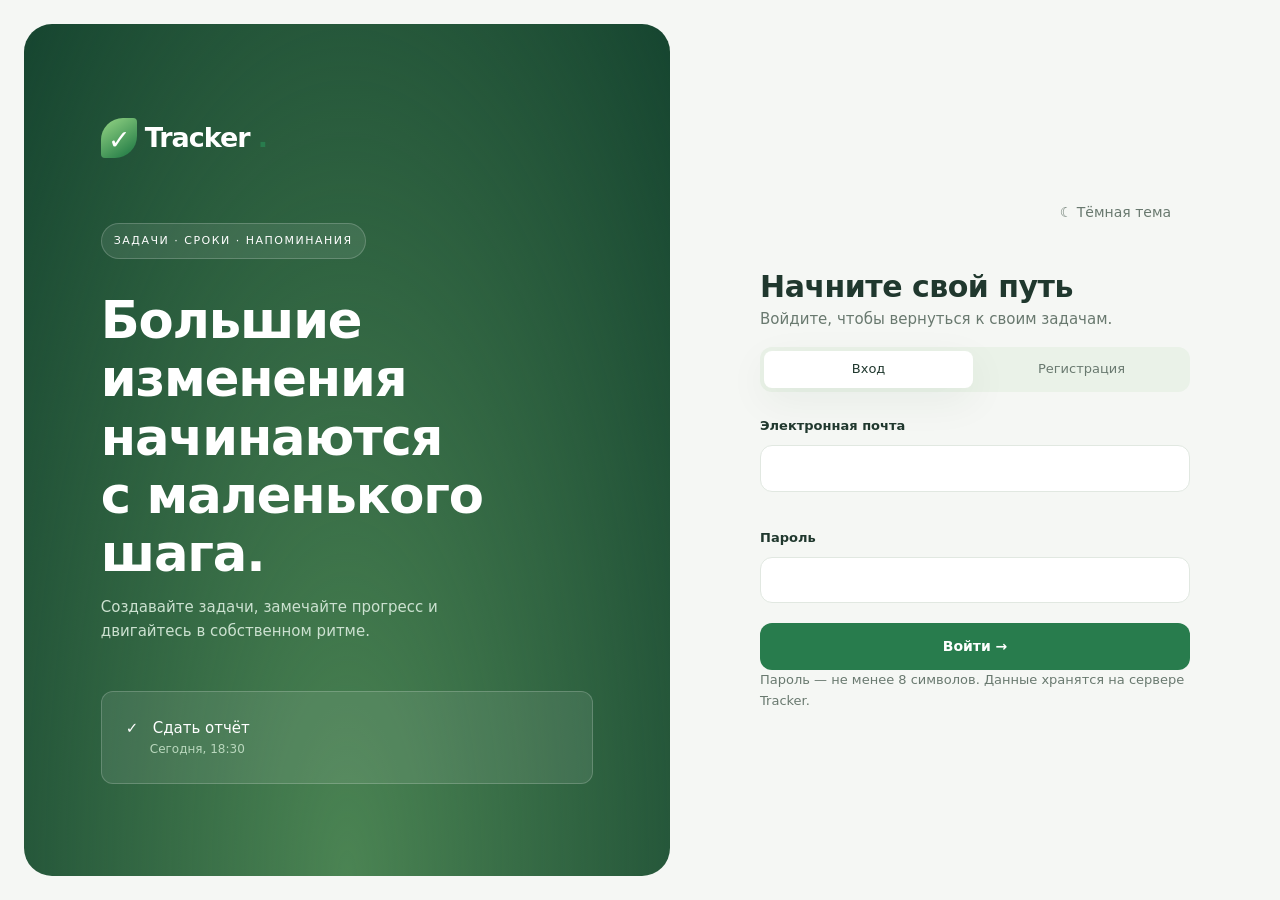
<file: web/login.html>
<!doctype html>
<html lang="ru">
<head>
  <meta charset="utf-8">
  <meta name="viewport" content="width=device-width, initial-scale=1">
  <title>Tracker — вход</title>
  <link rel="stylesheet" href="css/tokens.css">
  <link rel="stylesheet" href="css/base.css">
  <link rel="stylesheet" href="css/components.css">
  <link rel="stylesheet" href="css/pages.css">
  <script type="module" src="js/app.js"></script>
</head>
<body class="login">
  <main class="login-layout">
    <section class="login-story">
      <a class="brand" href="login.html" aria-label="Tracker">
        <span class="brand-icon" aria-hidden="true">✓</span>
        Tracker<span class="dot">.</span>
      </a>
      <span class="pill">ЗАДАЧИ · СРОКИ · НАПОМИНАНИЯ</span>
      <h1>Большие изменения<br>начинаются<br>с маленького шага.</h1>
      <p>Создавайте задачи, замечайте прогресс и двигайтесь в собственном ритме.</p>
      <div class="sample">✓ &nbsp; Сдать отчёт <span>Сегодня, 18:30</span></div>
    </section>

    <section class="login-form">
      <button class="btn btn-ghost" type="button" data-theme-toggle>Сменить тему</button>
      <h2 id="formTitle">Начните свой путь</h2>
      <p id="formHint">Войдите, чтобы вернуться к своим задачам.</p>

      <div class="auth-switch" role="tablist" aria-label="Вход или регистрация">
        <button type="button" role="tab" data-mode="login" aria-selected="true">Вход</button>
        <button type="button" role="tab" data-mode="register" aria-selected="false">Регистрация</button>
      </div>

      <form id="loginForm" novalidate>
        <label class="field" id="nameField" for="name" hidden>Имя
          <input id="name" name="name" type="text" maxlength="100" autocomplete="name">
          <span class="field-error" data-error="name"></span>
        </label>

        <label class="field" for="email">Электронная почта
          <input id="email" name="email" type="email" maxlength="254" autocomplete="email" required>
          <span class="field-error" data-error="email"></span>
        </label>

        <label class="field" for="password">Пароль
          <input id="password" name="password" type="password" autocomplete="current-password" required>
          <span class="field-error" data-error="password"></span>
        </label>

        <p class="form-error" id="formError" role="alert" hidden></p>

        <button class="btn btn-primary" type="submit" id="submitAuth">Войти →</button>
      </form>

      <p class="muted">Пароль — не менее 8 символов. Данные хранятся на сервере Tracker.</p>
    </section>
  </main>

  <div class="toasts" id="toasts" role="status" aria-live="polite"></div>
</body>
</html>
</file>
<file: web/css/tokens.css>
/*
 * Дизайн-токены Tracker.
 * Единственный источник цветов, размеров и шрифтов.
 * Палитра сохранена из исходного макета demo_web (зелёная тема).
 */
:root {
  color-scheme: light;

  /* Палитра */
  --c-bg: #f5f7f4;
  --c-surface: #ffffff;
  --c-surface-2: #eaf2e8;
  --c-border: #e1e8e1;
  --c-border-strong: #c8d6c9;
  --c-text: #20382e;
  --c-text-2: #69796f;
  --c-text-3: #8a9a8e;
  --c-accent: #287c4d;
  --c-accent-hover: #1f6340;
  --c-accent-soft: #eaf2e8;
  --c-on-accent: #ffffff;
  --c-danger: #b42318;
  --c-danger-hover: #912018;
  --c-danger-soft: #fde8e6;
  --c-warn: #b54708;
  --c-warn-soft: #fdf0d5;
  --c-ok: #287c4d;
  --c-ok-soft: #e3f2e6;
  --c-prio-low: #69796f;
  --c-prio-medium: #b54708;
  --c-prio-high: #b42318;
  --c-hero: #194d36;
  --c-hero-glow: #5c9164;
  --c-hero-text: #d5e6d6;
  --c-login: #164530;
  --c-login-glow: #4b8453;
  --c-login-text: #cce1d0;
  --c-brand-1: #97d786;
  --c-brand-2: #187340;
  --c-backdrop: #0d211b99;
  --c-overlay: #ffffff17;
  --c-overlay-line: #ffffff30;
  --c-hero-muted: #b9d7bd;
  --c-ring: #b3df9a;
  --c-skeleton: #e6ede6;
  --c-skeleton-hi: #f3f7f2;
  --c-toast-bg: #20382e;
  --c-toast-text: #f5f7f4;
  --c-white: #ffffff;

  /* Типографика */
  --font: system-ui, -apple-system, "Segoe UI", Roboto, "Noto Sans", sans-serif;
  --fs-11: .6875rem;
  --fs-12: .75rem;
  --fs-13: .8125rem;
  --fs-14: .875rem;
  --fs-15: .9375rem;
  --fs-16: 1rem;
  --fs-20: 1.25rem;
  --fs-22: 1.375rem;
  --fs-24: 1.5rem;
  --fs-27: 1.6875rem;
  --fs-30: 1.875rem;
  --fs-32: 2rem;
  --fs-34: 2.125rem;
  --fs-38: 2.375rem;
  --fs-40: 2.5rem;
  --fs-56: 3.5rem;
  --fs-h1: clamp(var(--fs-30), 3vw, var(--fs-40));
  --fs-login-h1: clamp(var(--fs-34), 4vw, var(--fs-56));
  --lh-tight: 1.14;
  --lh-title: 1.2;
  --lh-title-sm: 1.35;
  --lh-body: 1.6;
  --fw-normal: 400;
  --fw-medium: 600;
  --fw-bold: 700;
  --fw-extra: 750;
  --ls-tight: -1.2px;
  --ls-tight-sm: -.5px;
  --ls-wide: 1.8px;
  --ls-wider: 1.5px;
  --ls-brand: -1px;
  --ls-badge: .04em;

  /* Отступы: шкала 4px */
  --s-1: 4px;
  --s-2: 8px;
  --s-3: 12px;
  --s-4: 16px;
  --s-5: 24px;
  --s-6: 32px;
  --s-7: 48px;
  --s-8: 64px;
  --s-hero: 32px 38px;
  --s-hero-sm: 26px;
  --s-hero-xs: 24px 20px;
  --s-sidebar: 32px 22px;
  --s-sidebar-md: 24px 14px;
  --s-sidebar-sm: 16px;
  --s-btn: 11px 18px;
  --s-btn-sm: 4px 8px;
  --s-btn-xs: 2px 8px;
  --s-login: clamp(30px, 6vw, 90px);
  --s-login-sm: 30px;

  /* Радиусы */
  --r-sm: 4px;
  --r-md: 8px;
  --r-lg: 12px;
  --r-xl: 18px;
  --r-2xl: 22px;
  --r-3xl: 28px;
  --r-pill: 30px;
  --r-brand: 22px 4px 22px 4px;
  --r-bar: 7px 7px 0 0;
  --r-full: 50%;

  /* Тени и движение */
  --sh-1: 0 12px 40px #163b2010;
  --sh-2: 0 18px 50px #163b2026;
  --sh-ring: 0 0 0 3px #287c4d33;
  --dur: 150ms;
  --dur-slow: 300ms;
  --dur-shimmer: 1.4s;
  --blur: 4px;

  /* Размеры */
  --bw-1: 1px;
  --bw-2: 2px;
  --bw-3: 3px;
  --bw-7: 7px;
  --bw-10: 10px;
  --w-sidebar: 240px;
  --w-sidebar-md: 200px;
  --w-content: 1600px;
  --w-search: 440px;
  --w-dialog: min(480px, 92vw);
  --w-dialog-lg: min(640px, 92vw);
  --w-login-form: 430px;
  --w-login-story: 420px;
  --w-topbar-date: 160px;
  --w-table-min: 760px;
  --w-insight-min: 240px;
  --size-brand-w: 36px;
  --size-brand-h: 40px;
  --size-ring: 150px;
  --size-ring-sm: 100px;
  --size-check: 44px;
  --size-icon: 40px;
  --size-avatar: 34px;
  --size-dot: 7px;
  --size-badge: 18px;
  --size-bell: 42px;
  --size-toast-max: 360px;
  --size-skeleton-card: 84px;
  --h-textarea: 96px;
  --h-notifications: 60vh;
  --z-header: 5;
  --z-toast: 20;
}

[data-theme="dark"] {
  color-scheme: dark;

  --c-bg: #101a16;
  --c-surface: #19271f;
  --c-surface-2: #243d2e;
  --c-border: #304237;
  --c-border-strong: #3f5748;
  --c-text: #e7efe8;
  --c-text-2: #a2b4a6;
  --c-text-3: #7f9284;
  --c-accent: #90d7a5;
  --c-accent-hover: #a9e5bb;
  --c-accent-soft: #243d2e;
  --c-on-accent: #101a16;
  --c-danger: #f97066;
  --c-danger-hover: #ff8f87;
  --c-danger-soft: #3a1d1b;
  --c-warn: #fdb022;
  --c-warn-soft: #3a2a12;
  --c-ok: #90d7a5;
  --c-ok-soft: #1f3a29;
  --c-prio-low: #a2b4a6;
  --c-prio-medium: #fdb022;
  --c-prio-high: #f97066;
  --c-hero: #143726;
  --c-hero-glow: #2f6b47;
  --c-hero-text: #cfe3d2;
  --c-login: #0f2b1e;
  --c-login-glow: #2c5c3d;
  --c-login-text: #c2d8c6;
  --c-brand-1: #8fd07e;
  --c-brand-2: #145c33;
  --c-backdrop: #050d0a99;
  --c-overlay: #ffffff10;
  --c-overlay-line: #ffffff24;
  --c-hero-muted: #a8c4ad;
  --c-ring: #7fbd88;
  --c-skeleton: #22352a;
  --c-skeleton-hi: #2c4435;
  --c-toast-bg: #e7efe8;
  --c-toast-text: #101a16;
  --c-white: #ffffff;
  --sh-1: 0 12px 40px #0002;
  --sh-2: 0 18px 50px #0004;
  --sh-ring: 0 0 0 3px #90d7a533;
}
</file>
<file: web/css/base.css>
/*
 * База: reset, типографика, каркас страницы и навигация.
 * Все значения — из tokens.css.
 */
*,
*::before,
*::after {
  box-sizing: border-box;
}

html {
  color-scheme: light;
}

html[data-theme="dark"] {
  color-scheme: dark;
}

body {
  margin: 0;
  background: var(--c-bg);
  color: var(--c-text);
  font-family: var(--font);
  font-size: var(--fs-15);
  line-height: var(--lh-body);
}

h1,
h2,
h3,
p,
figure {
  margin: 0;
}

h1 {
  margin: var(--s-2) 0 var(--s-3);
  font-size: var(--fs-h1);
  line-height: var(--lh-title);
  letter-spacing: var(--ls-tight);
}

h2 {
  font-size: var(--fs-22);
  line-height: var(--lh-title-sm);
  letter-spacing: var(--ls-tight-sm);
}

h3 {
  font-size: var(--fs-16);
  line-height: var(--lh-title-sm);
}

p {
  color: var(--c-text-2);
}

a {
  color: inherit;
  text-decoration: none;
}

button,
input,
select,
textarea {
  font: inherit;
}

button,
a,
input,
select,
textarea {
  touch-action: manipulation;
}

button {
  cursor: pointer;
}

img,
svg {
  max-width: 100%;
}

[hidden] {
  display: none !important;
}

:focus-visible {
  outline: var(--bw-3) solid var(--c-accent);
  outline-offset: var(--s-1);
}

.visually-hidden {
  position: absolute;
  width: var(--bw-1);
  height: var(--bw-1);
  padding: 0;
  margin: calc(var(--bw-1) * -1);
  overflow: hidden;
  clip: rect(0 0 0 0);
  white-space: nowrap;
  border: 0;
}

.muted {
  color: var(--c-text-2);
  font-size: var(--fs-13);
}

.spacer {
  margin-left: auto;
}

/* Каркас страницы */
.sidebar {
  display: grid;
  grid-template-columns: 1fr auto;
  align-items: center;
  gap: var(--s-3);
  padding: var(--s-sidebar-sm);
  background: var(--c-surface);
  border-bottom: var(--bw-1) solid var(--c-border);
}

.workspace {
  padding: 0 var(--s-4);
}

.topbar {
  display: flex;
  flex-wrap: wrap;
  align-items: center;
  justify-content: space-between;
  gap: var(--s-3);
  padding: var(--s-3) 0;
  border-bottom: var(--bw-1) solid var(--c-border);
  color: var(--c-text-2);
  font-size: var(--fs-13);
}

.topbar-date {
  max-width: var(--w-topbar-date);
}

.topbar-actions {
  display: flex;
  flex-wrap: wrap;
  align-items: center;
  justify-content: flex-end;
  gap: var(--s-2);
}

.view {
  padding-top: var(--s-5);
}

.footer {
  padding: var(--s-6) 0;
  color: var(--c-text-2);
  font-size: var(--fs-12);
  text-align: center;
}

/* Бренд */
.brand {
  display: flex;
  align-items: center;
  gap: var(--s-2);
  font-size: var(--fs-27);
  font-weight: var(--fw-extra);
  letter-spacing: var(--ls-brand);
}

.brand-icon {
  display: grid;
  place-items: center;
  width: var(--size-brand-w);
  height: var(--size-brand-h);
  border-radius: var(--r-brand);
  background: linear-gradient(145deg, var(--c-brand-1), var(--c-brand-2));
  color: var(--c-white);
}

.dot {
  color: var(--c-accent);
}

.eyebrow {
  color: var(--c-text-2);
  font-size: var(--fs-11);
  font-weight: var(--fw-bold);
  letter-spacing: var(--ls-wide);
  text-transform: uppercase;
}

/* Навигация */
.nav {
  display: grid;
  grid-column: 1 / -1;
  grid-template-columns: repeat(2, minmax(0, 1fr));
  gap: var(--s-1);
}

.nav-link {
  display: block;
  padding: var(--s-2);
  border: 0;
  border-radius: var(--r-lg);
  background: transparent;
  color: var(--c-text);
  font-size: var(--fs-12);
  text-align: center;
  transition: background var(--dur), color var(--dur);
}

.nav-link:hover {
  background: var(--c-accent-soft);
}

.nav-link[aria-current="page"] {
  background: var(--c-accent-soft);
  color: var(--c-accent);
  font-weight: var(--fw-bold);
}

.aside-note {
  display: none;
  margin-top: auto;
  padding: var(--s-5) var(--s-4);
  border-radius: var(--r-xl);
  background: var(--c-accent-soft);
  font-size: var(--fs-14);
}

.aside-note p {
  font-size: var(--fs-12);
}

.sidebar-logout {
  justify-self: end;
  padding: var(--s-1) var(--s-3);
  border: 0;
  border-radius: var(--r-lg);
  background: transparent;
  color: var(--c-text-2);
  font-size: var(--fs-12);
}

.sidebar-logout:hover {
  background: var(--c-accent-soft);
  color: var(--c-text);
}

@media (prefers-reduced-motion: reduce) {
  *,
  *::before,
  *::after {
    animation: none !important;
    transition: none !important;
  }
}

@media (min-width: 768px) {
  .sidebar {
    position: fixed;
    inset: 0 auto 0 0;
    width: var(--w-sidebar-md);
    padding: var(--s-sidebar-md);
    border-right: var(--bw-1) solid var(--c-border);
    border-bottom: 0;
    display: flex;
    flex-direction: column;
    align-items: stretch;
    gap: var(--s-5);
  }

  .sidebar .eyebrow {
    display: block;
  }

  .aside-note {
    display: block;
  }

  .nav {
    grid-template-columns: 1fr;
    gap: var(--s-2);
  }

  .nav-link {
    padding: var(--s-3) var(--s-4);
    font-size: var(--fs-14);
    text-align: left;
  }

  .sidebar-logout {
    justify-self: auto;
    padding: var(--s-3) var(--s-4);
    font-size: var(--fs-14);
  }

  .workspace {
    margin-left: var(--w-sidebar-md);
    padding: 0 var(--s-5);
  }

  .topbar {
    padding: var(--s-5) 0;
  }

  .view {
    padding-top: var(--s-6);
  }
}

@media (min-width: 1200px) {
  .sidebar {
    width: var(--w-sidebar);
    padding: var(--s-sidebar);
    gap: var(--s-5);
  }

  .workspace {
    margin-left: var(--w-sidebar);
    max-width: var(--w-content);
    padding: 0 var(--s-7);
  }
}
</file>
<file: web/css/components.css>
/*
 * Компоненты: кнопки, формы, панели, бейджи, диалоги, тосты, скелетоны.
 * Все значения — из tokens.css.
 */
.btn {
  padding: var(--s-btn);
  border: var(--bw-1) solid var(--c-border);
  border-radius: var(--r-lg);
  background: var(--c-surface);
  color: var(--c-text);
  font-size: var(--fs-14);
  transition: background var(--dur), border-color var(--dur), transform var(--dur);
}

.btn:hover {
  background: var(--c-accent-soft);
}

.btn:active {
  transform: translateY(var(--bw-1));
}

.btn:disabled {
  opacity: .55;
  cursor: not-allowed;
}

.btn-primary {
  border-color: transparent;
  background: var(--c-accent);
  color: var(--c-on-accent);
  font-weight: var(--fw-medium);
}

.btn-primary:hover {
  background: var(--c-accent-hover);
}

.btn-ghost {
  border-color: transparent;
  background: transparent;
  color: var(--c-text-2);
}

.btn-ghost:hover {
  background: var(--c-accent-soft);
  color: var(--c-text);
}

.btn-danger-ghost {
  border-color: transparent;
  background: transparent;
  color: var(--c-danger);
}

.btn-danger-ghost:hover {
  background: var(--c-danger-soft);
}

.btn-block {
  width: 100%;
}

.btn-sm {
  padding: var(--s-btn-xs);
  font-size: var(--fs-12);
}

.btn-icon {
  display: inline-grid;
  place-items: center;
  width: var(--size-icon);
  height: var(--size-icon);
  padding: 0;
  border: var(--bw-1) solid var(--c-border);
  border-radius: var(--r-lg);
  background: var(--c-surface);
  color: var(--c-text);
  font-size: var(--fs-20);
  transition: background var(--dur);
}

.btn-icon:hover {
  background: var(--c-accent-soft);
}

/* Поля форм */
.field {
  display: block;
  color: var(--c-text);
  font-size: var(--fs-13);
  font-weight: var(--fw-medium);
}

.field + .field {
  margin-top: var(--s-4);
}

.field > input,
.field > select,
.field > textarea {
  width: 100%;
  margin-top: var(--s-2);
  padding: var(--s-3) var(--s-4);
  border: var(--bw-1) solid var(--c-border);
  border-radius: var(--r-lg);
  background: var(--c-surface);
  color: var(--c-text);
}

textarea {
  min-height: var(--h-textarea);
  resize: vertical;
}

input:focus,
select:focus,
textarea:focus {
  border-color: var(--c-accent);
  outline: none;
  box-shadow: var(--sh-ring);
}

[aria-invalid="true"] {
  border-color: var(--c-danger);
}

.field-error {
  display: block;
  min-height: var(--s-4);
  margin-top: var(--s-1);
  color: var(--c-danger);
  font-size: var(--fs-12);
  font-weight: var(--fw-normal);
}

.form-error {
  margin-bottom: var(--s-3);
  padding: var(--s-2) var(--s-3);
  border-radius: var(--r-md);
  background: var(--c-danger-soft);
  color: var(--c-danger);
  font-size: var(--fs-13);
}

.field-row {
  display: grid;
  grid-template-columns: 1fr;
  gap: var(--s-4);
  margin-top: var(--s-4);
}

.field-row .field {
  margin-top: 0;
}

.field-inline {
  display: inline-flex;
  align-items: center;
  gap: var(--s-2);
  color: var(--c-text-2);
  font-size: var(--fs-13);
}

.field-inline select {
  width: auto;
  padding: var(--s-2) var(--s-3);
  border: var(--bw-1) solid var(--c-border);
  border-radius: var(--r-md);
  background: var(--c-surface);
  color: var(--c-text);
}

.search {
  flex: 1 1 100%;
  order: 3;
}

.search input {
  width: 100%;
  padding: var(--s-2) var(--s-4);
  border: var(--bw-1) solid var(--c-border);
  border-radius: var(--r-pill);
  background: var(--c-surface);
  color: var(--c-text);
  font-size: var(--fs-13);
}

/* Панели и счётчики */
.panel {
  padding: var(--s-5);
  border: var(--bw-1) solid var(--c-border);
  border-radius: var(--r-xl);
  background: var(--c-surface);
  box-shadow: var(--sh-1);
}

.stat {
  padding: var(--s-5);
  border: var(--bw-1) solid var(--c-border);
  border-radius: var(--r-xl);
  background: var(--c-surface);
  box-shadow: var(--sh-1);
}

.stat strong {
  display: block;
  font-size: var(--fs-30);
  line-height: var(--lh-title);
}

.stat span {
  color: var(--c-text-2);
  font-size: var(--fs-13);
}

.stat.is-danger strong {
  color: var(--c-danger);
}

.stat.is-warn strong {
  color: var(--c-warn);
}

/* Бейджи */
.badge {
  display: inline-flex;
  align-items: center;
  gap: var(--s-1);
  padding: var(--s-1) var(--s-2);
  border-radius: var(--r-sm);
  font-size: var(--fs-11);
  font-weight: var(--fw-bold);
  letter-spacing: var(--ls-badge);
  text-transform: uppercase;
}

.badge-low {
  background: var(--c-surface-2);
  color: var(--c-prio-low);
}

.badge-medium {
  background: var(--c-warn-soft);
  color: var(--c-prio-medium);
}

.badge-high {
  background: var(--c-danger-soft);
  color: var(--c-prio-high);
}

.badge-status-todo {
  background: var(--c-surface-2);
  color: var(--c-text-2);
}

.badge-status-in_progress {
  background: var(--c-accent-soft);
  color: var(--c-accent);
}

.badge-status-done {
  background: var(--c-ok-soft);
  color: var(--c-ok);
}

/* Пилюля */
.pill {
  display: inline-block;
  padding: var(--s-2) var(--s-3);
  border: var(--bw-1) solid var(--c-overlay-line);
  border-radius: var(--r-pill);
  background: var(--c-overlay);
  font-size: var(--fs-11);
  letter-spacing: var(--ls-wider);
}

/* Колокольчик */
.bell {
  position: relative;
  width: var(--size-bell);
  height: var(--size-bell);
}

.badge-count {
  position: absolute;
  top: calc(var(--s-1) * -1);
  right: calc(var(--s-1) * -1);
  display: grid;
  place-items: center;
  min-width: var(--size-badge);
  height: var(--size-badge);
  padding: 0 var(--s-1);
  border-radius: var(--r-pill);
  background: var(--c-danger);
  color: var(--c-white);
  font-size: var(--fs-11);
  font-weight: var(--fw-bold);
}

/* Диалоги */
.dialog {
  width: var(--w-dialog);
  max-width: 92vw;
  padding: var(--s-6);
  border: var(--bw-1) solid var(--c-border);
  border-radius: var(--r-2xl);
  background: var(--c-surface);
  color: var(--c-text);
  box-shadow: var(--sh-2);
}

.dialog-lg {
  width: var(--w-dialog-lg);
}

.dialog::backdrop {
  background: var(--c-backdrop);
  backdrop-filter: blur(var(--blur));
}

.dialog-head {
  display: flex;
  align-items: center;
  justify-content: space-between;
  gap: var(--s-4);
  margin-bottom: var(--s-4);
}

.dialog-actions {
  display: flex;
  align-items: center;
  gap: var(--s-2);
  margin-top: var(--s-5);
}

/* Вкладки */
.tabs {
  display: flex;
  gap: var(--s-1);
  margin-bottom: var(--s-4);
  padding: var(--s-1);
  border-radius: var(--r-lg);
  background: var(--c-surface-2);
}

.tab {
  flex: 1;
  padding: var(--s-2) var(--s-3);
  border: 0;
  border-radius: var(--r-md);
  background: transparent;
  color: var(--c-text-2);
  font-size: var(--fs-13);
  font-weight: var(--fw-medium);
}

.tab.is-active {
  background: var(--c-surface);
  color: var(--c-text);
  box-shadow: var(--sh-1);
}

/* Тосты */
.toasts {
  position: fixed;
  top: var(--s-5);
  right: var(--s-5);
  z-index: var(--z-toast);
  display: grid;
  gap: var(--s-2);
  max-width: var(--size-toast-max);
}

.toast {
  padding: var(--s-3) var(--s-4);
  border-radius: var(--r-lg);
  background: var(--c-toast-bg);
  color: var(--c-toast-text);
  box-shadow: var(--sh-2);
  font-size: var(--fs-13);
  transition: opacity var(--dur-slow), transform var(--dur-slow);
}

.toast.is-success {
  background: var(--c-accent);
  color: var(--c-on-accent);
}

.toast.is-error {
  background: var(--c-danger);
  color: var(--c-white);
}

.toast.is-hiding {
  opacity: 0;
  transform: translateY(calc(var(--s-1) * -1));
}

/* Скелетоны */
.skeleton {
  min-height: var(--size-skeleton-card);
  border-radius: var(--r-lg);
  background: linear-gradient(
    90deg,
    var(--c-skeleton) 25%,
    var(--c-skeleton-hi) 50%,
    var(--c-skeleton) 75%
  );
  background-size: 200% 100%;
  animation: shimmer var(--dur-shimmer) infinite;
}

.skeleton-head {
  min-height: var(--s-6);
}

.list-loading {
  display: grid;
  gap: var(--s-2);
}

@keyframes shimmer {
  from {
    background-position: 200% 0;
  }

  to {
    background-position: -200% 0;
  }
}

/* Пустые состояния и ошибки */
.empty {
  display: grid;
  justify-items: center;
  gap: var(--s-3);
  padding: var(--s-7) var(--s-4);
  text-align: center;
}

.empty-art {
  display: grid;
  place-items: center;
  width: var(--s-7);
  height: var(--s-7);
  border-radius: var(--r-full);
  background: var(--c-accent-soft);
  color: var(--c-accent);
  font-size: var(--fs-24);
}

.banner-error {
  display: flex;
  flex-wrap: wrap;
  align-items: center;
  justify-content: space-between;
  gap: var(--s-3);
  padding: var(--s-4);
  border: var(--bw-1) solid var(--c-danger);
  border-radius: var(--r-lg);
  background: var(--c-danger-soft);
  color: var(--c-danger);
}

.focus-bar {
  display: flex;
  flex-wrap: wrap;
  align-items: center;
  justify-content: space-between;
  gap: var(--s-2);
  margin-bottom: var(--s-3);
  padding: var(--s-2) var(--s-3);
  border-radius: var(--r-lg);
  background: var(--c-accent-soft);
  color: var(--c-accent);
  font-size: var(--fs-12);
}

@media (min-width: 768px) {
  .field-row {
    grid-template-columns: 1fr 1fr;
  }

  .search {
    flex: 0 1 auto;
    order: 0;
  }

  .search input {
    width: var(--w-search);
  }
}
</file>
<file: web/css/pages.css>
/*
 * Специфика страниц: аналитика, доска, список, напоминания, логин.
 * Все значения — из tokens.css.
 */
.heading {
  display: flex;
  flex-wrap: wrap;
  align-items: center;
  justify-content: space-between;
  gap: var(--s-2);
  margin-bottom: var(--s-5);
}

/* Панель аналитики */
.hero {
  display: flex;
  align-items: center;
  justify-content: space-between;
  gap: var(--s-4);
  padding: var(--s-hero-xs);
  border-radius: var(--r-2xl);
  background:
    radial-gradient(ellipse at top right, var(--c-hero-glow), transparent 65%),
    var(--c-hero);
  color: var(--c-white);
  overflow: hidden;
}

.hero-body {
  min-width: 0;
}

.hero h2 {
  margin: var(--s-3) 0;
  color: var(--c-white);
  font-size: var(--fs-24);
  overflow-wrap: anywhere;
}

.hero p {
  color: var(--c-hero-text);
  font-size: var(--fs-13);
}

.hero .pill {
  color: var(--c-white);
}

.ring {
  display: flex;
  flex-shrink: 0;
  flex-direction: column;
  align-items: center;
  justify-content: center;
  width: var(--size-ring-sm);
  height: var(--size-ring-sm);
  border: var(--bw-7) solid var(--c-ring);
  border-radius: var(--r-full);
  text-align: center;
}

.ring strong {
  font-size: var(--fs-24);
  line-height: var(--lh-title);
}

.ring span {
  padding: 0 var(--s-1);
  color: var(--c-hero-text);
  font-size: var(--fs-11);
}

.stats {
  display: grid;
  grid-template-columns: repeat(2, minmax(0, 1fr));
  gap: var(--s-2);
  margin: var(--s-4) 0 var(--s-5);
}

.insights {
  display: grid;
  grid-template-columns: 1fr;
  gap: var(--s-3);
  margin-bottom: var(--s-5);
}

.insight {
  display: grid;
  gap: var(--s-2);
  padding: var(--s-4);
  border: var(--bw-1) solid var(--c-border);
  border-left: var(--bw-3) solid var(--c-accent);
  border-radius: var(--r-lg);
  background: var(--c-surface);
  box-shadow: var(--sh-1);
}

.insight-warning {
  border-left-color: var(--c-warn);
}

.insight-critical {
  border-left-color: var(--c-danger);
}

.insight-title {
  display: flex;
  align-items: flex-start;
  gap: var(--s-2);
  font-size: var(--fs-14);
  font-weight: var(--fw-bold);
}

.insight p {
  font-size: var(--fs-13);
}

.insight .btn {
  justify-self: start;
  padding: var(--s-btn-xs);
  font-size: var(--fs-12);
}

/* Фильтры и переключатель вида */
.toolbar {
  display: flex;
  flex-wrap: wrap;
  align-items: center;
  justify-content: space-between;
  gap: var(--s-3);
  margin-bottom: var(--s-4);
}

.toolbar-filters {
  display: flex;
  flex-wrap: wrap;
  align-items: center;
  gap: var(--s-3);
}

.result-count {
  color: var(--c-text-2);
  font-size: var(--fs-12);
}

.view-switch {
  display: inline-flex;
  padding: var(--s-1);
  border-radius: var(--r-lg);
  background: var(--c-surface-2);
}

.view-switch button {
  padding: var(--s-2) var(--s-3);
  border: 0;
  border-radius: var(--r-md);
  background: transparent;
  color: var(--c-text-2);
  font-size: var(--fs-13);
}

.view-switch button[aria-pressed="true"] {
  background: var(--c-surface);
  color: var(--c-text);
  box-shadow: var(--sh-1);
}

/* Kanban */
.board {
  display: grid;
  grid-template-columns: 1fr;
  gap: var(--s-4);
  align-items: start;
}

.column {
  padding: var(--s-3);
  border: var(--bw-1) solid var(--c-border);
  border-radius: var(--r-xl);
  background: var(--c-surface);
  box-shadow: var(--sh-1);
}

.column-head {
  display: flex;
  align-items: center;
  gap: var(--s-2);
  padding: var(--s-1) var(--s-1) var(--s-3);
}

.column-head h2 {
  margin: 0;
  color: var(--c-text-2);
  font-size: var(--fs-14);
  letter-spacing: var(--ls-badge);
  text-transform: uppercase;
}

.column-head .btn-icon {
  width: var(--size-avatar);
  height: var(--size-avatar);
  margin-left: auto;
  font-size: var(--fs-16);
}

.count {
  min-width: var(--size-badge);
  padding: 0 var(--s-1);
  border-radius: var(--r-pill);
  background: var(--c-surface-2);
  color: var(--c-text-2);
  font-size: var(--fs-11);
  text-align: center;
}

.column-body {
  display: grid;
  gap: var(--s-2);
  min-height: var(--s-7);
  padding: var(--s-2);
  border-radius: var(--r-lg);
  background: var(--c-bg);
}

.column-body.is-over {
  background: var(--c-accent-soft);
  outline: var(--bw-2) dashed var(--c-accent);
  outline-offset: calc(var(--bw-2) * -1);
}

.column-empty {
  padding: var(--s-4) var(--s-2);
  color: var(--c-text-3);
  font-size: var(--fs-12);
  text-align: center;
}

.card {
  display: grid;
  gap: var(--s-2);
  padding: var(--s-3);
  border: var(--bw-1) solid var(--c-border);
  border-radius: var(--r-lg);
  background: var(--c-surface);
  box-shadow: var(--sh-1);
  cursor: grab;
  transition: transform var(--dur), box-shadow var(--dur), opacity var(--dur);
}

.card:hover {
  transform: translateY(calc(var(--bw-1) * -1));
  box-shadow: var(--sh-2);
}

.card:active {
  cursor: grabbing;
}

.card.is-dragging {
  opacity: .55;
}

.card-title {
  color: var(--c-text);
  font-size: var(--fs-14);
  font-weight: var(--fw-medium);
  overflow-wrap: anywhere;
}

.card-meta {
  display: flex;
  flex-wrap: wrap;
  align-items: center;
  gap: var(--s-2);
  color: var(--c-text-2);
  font-size: var(--fs-11);
}

.card-due {
  color: var(--c-text-2);
}

.card-due.is-soon {
  color: var(--c-warn);
  font-weight: var(--fw-medium);
}

.card-due.is-overdue {
  color: var(--c-danger);
  font-weight: var(--fw-medium);
}

.card-reminders {
  margin-left: auto;
}

/* Список */
.list-wrap {
  overflow-x: auto;
  border: var(--bw-1) solid var(--c-border);
  border-radius: var(--r-xl);
  background: var(--c-surface);
  box-shadow: var(--sh-1);
}

.task-table {
  width: 100%;
  min-width: var(--w-table-min);
  border-collapse: collapse;
  font-size: var(--fs-13);
}

.task-table th,
.task-table td {
  padding: var(--s-3) var(--s-4);
  border-bottom: var(--bw-1) solid var(--c-border);
  text-align: left;
  vertical-align: middle;
}

.task-table th {
  background: var(--c-surface-2);
  color: var(--c-text-2);
  font-size: var(--fs-11);
  font-weight: var(--fw-bold);
  letter-spacing: var(--ls-badge);
  text-transform: uppercase;
}

.task-table tbody tr:hover {
  background: var(--c-accent-soft);
}

.task-table tr:last-child td {
  border-bottom: 0;
}

.task-name {
  padding: 0;
  border: 0;
  background: transparent;
  color: var(--c-text);
  font-weight: var(--fw-medium);
  text-align: left;
  overflow-wrap: anywhere;
}

.task-name:hover {
  color: var(--c-accent);
}

.sort-btn {
  display: inline-flex;
  align-items: center;
  gap: var(--s-1);
  padding: 0;
  border: 0;
  background: transparent;
  color: inherit;
  font: inherit;
  letter-spacing: inherit;
  text-transform: inherit;
}

.task-actions {
  display: flex;
  justify-content: flex-end;
  gap: var(--s-1);
}

.status-select {
  width: auto;
  padding: var(--s-1) var(--s-2);
  border: var(--bw-1) solid var(--c-border);
  border-radius: var(--r-md);
  background: var(--c-surface);
  color: var(--c-text);
  font-size: var(--fs-12);
}

/* Напоминания */
.reminder-limit {
  margin-bottom: var(--s-2);
  color: var(--c-text-2);
  font-size: var(--fs-12);
}

.reminders {
  display: grid;
  gap: var(--s-2);
  margin-bottom: var(--s-4);
}

.reminder {
  display: flex;
  align-items: center;
  gap: var(--s-3);
  padding: var(--s-3);
  border: var(--bw-1) solid var(--c-border);
  border-radius: var(--r-lg);
  background: var(--c-surface-2);
}

.reminder-main {
  flex: 1;
  min-width: 0;
}

.reminder-time {
  color: var(--c-text);
  font-size: var(--fs-13);
  font-weight: var(--fw-medium);
}

.reminder-message {
  color: var(--c-text-2);
  font-size: var(--fs-12);
  overflow-wrap: anywhere;
}

.reminder-form {
  display: grid;
  grid-template-columns: 1fr;
  gap: var(--s-2);
  align-items: end;
}

.reminder-form .field {
  margin-top: 0;
}

/* Уведомления */
.notifications-actions {
  display: flex;
  flex-wrap: wrap;
  gap: var(--s-2);
  margin-bottom: var(--s-4);
}

.notifications {
  display: grid;
  gap: var(--s-2);
  max-height: var(--h-notifications);
  overflow-y: auto;
}

.notification {
  display: grid;
  gap: var(--s-1);
  padding: var(--s-3);
  border: var(--bw-1) solid var(--c-border);
  border-radius: var(--r-lg);
  background: var(--c-surface);
  color: var(--c-text);
  text-align: left;
}

.notification:hover {
  background: var(--c-accent-soft);
}

.notification.is-unread {
  border-color: var(--c-accent);
  background: var(--c-accent-soft);
}

.notification-title {
  font-size: var(--fs-13);
  font-weight: var(--fw-medium);
}

.notification-body {
  color: var(--c-text-2);
  font-size: var(--fs-13);
  overflow-wrap: anywhere;
}

.notification-time {
  color: var(--c-text-3);
  font-size: var(--fs-11);
}

/* Логин */
.login-layout {
  display: grid;
  grid-template-columns: 1fr;
  gap: var(--s-3);
  min-height: 100vh;
  padding: var(--s-3);
}

.login-story {
  display: flex;
  flex-direction: column;
  align-items: start;
  justify-content: center;
  padding: var(--s-login-sm);
  border-radius: var(--r-3xl);
  background:
    radial-gradient(ellipse at bottom, var(--c-login-glow), transparent),
    var(--c-login);
  color: var(--c-white);
}

.login-story .brand {
  margin-bottom: var(--s-6);
  color: var(--c-white);
}

.login-story h1 {
  margin-top: var(--s-5);
  font-size: var(--fs-34);
  line-height: var(--lh-tight);
}

.login-story p {
  max-width: var(--w-login-story);
  color: var(--c-login-text);
}

.sample {
  display: none;
  width: 100%;
  margin-top: var(--s-7);
  padding: var(--s-5);
  border: var(--bw-1) solid var(--c-overlay-line);
  border-radius: var(--r-lg);
  background: var(--c-overlay);
  color: var(--c-white);
}

.sample span {
  display: block;
  padding-left: var(--s-5);
  color: var(--c-hero-muted);
  font-size: var(--fs-12);
}

.login-form {
  align-self: center;
  width: var(--w-login-form);
  max-width: 90%;
  margin: auto;
  padding: var(--s-4) 0 var(--s-7);
}

.login-form h2 {
  clear: both;
  padding-top: var(--s-5);
  font-size: var(--fs-30);
}

.login-form [data-theme-toggle] {
  float: right;
}

.login-form .btn-primary {
  width: 100%;
}

.auth-switch {
  display: flex;
  gap: var(--s-1);
  margin: var(--s-4) 0 var(--s-5);
  padding: var(--s-1);
  border-radius: var(--r-lg);
  background: var(--c-surface-2);
}

.auth-switch button {
  flex: 1;
  padding: var(--s-2);
  border: 0;
  border-radius: var(--r-md);
  background: transparent;
  color: var(--c-text-2);
  font-size: var(--fs-13);
}

.auth-switch button[aria-selected="true"] {
  background: var(--c-surface);
  color: var(--c-text);
  box-shadow: var(--sh-1);
}

@media (min-width: 768px) {
  .heading {
    gap: var(--s-5);
  }

  .hero {
    padding: var(--s-hero-sm);
  }

  .hero h2 {
    font-size: var(--fs-27);
  }

  .stats {
    gap: var(--s-4);
    margin: var(--s-5) 0 var(--s-6);
  }

  .insights {
    grid-template-columns: repeat(auto-fit, minmax(var(--w-insight-min), 1fr));
  }

  .reminder-form {
    grid-template-columns: 1fr 1fr auto;
  }

  .login-layout {
    gap: var(--s-5);
    padding: var(--s-5);
  }

  .login-story {
    padding: var(--s-login);
  }

  .login-story .brand {
    margin-bottom: var(--s-8);
  }

  .login-story h1 {
    font-size: var(--fs-login-h1);
    margin-top: var(--s-6);
  }

  .sample {
    display: block;
  }

  .login-form {
    padding: 0;
  }

  .login-form h2 {
    padding-top: var(--s-6);
  }
}

@media (min-width: 1200px) {
  .hero {
    padding: var(--s-hero);
  }

  .hero h2 {
    font-size: var(--fs-32);
  }

  .ring {
    width: var(--size-ring);
    height: var(--size-ring);
    border-width: var(--bw-10);
  }

  .ring strong {
    font-size: var(--fs-38);
  }

  .ring span {
    font-size: var(--fs-12);
  }

  .stats {
    grid-template-columns: repeat(4, minmax(0, 1fr));
  }

  .board {
    grid-template-columns: repeat(3, minmax(0, 1fr));
  }

  .login-layout {
    grid-template-columns: 1.15fr 1fr;
  }
}
</file>
